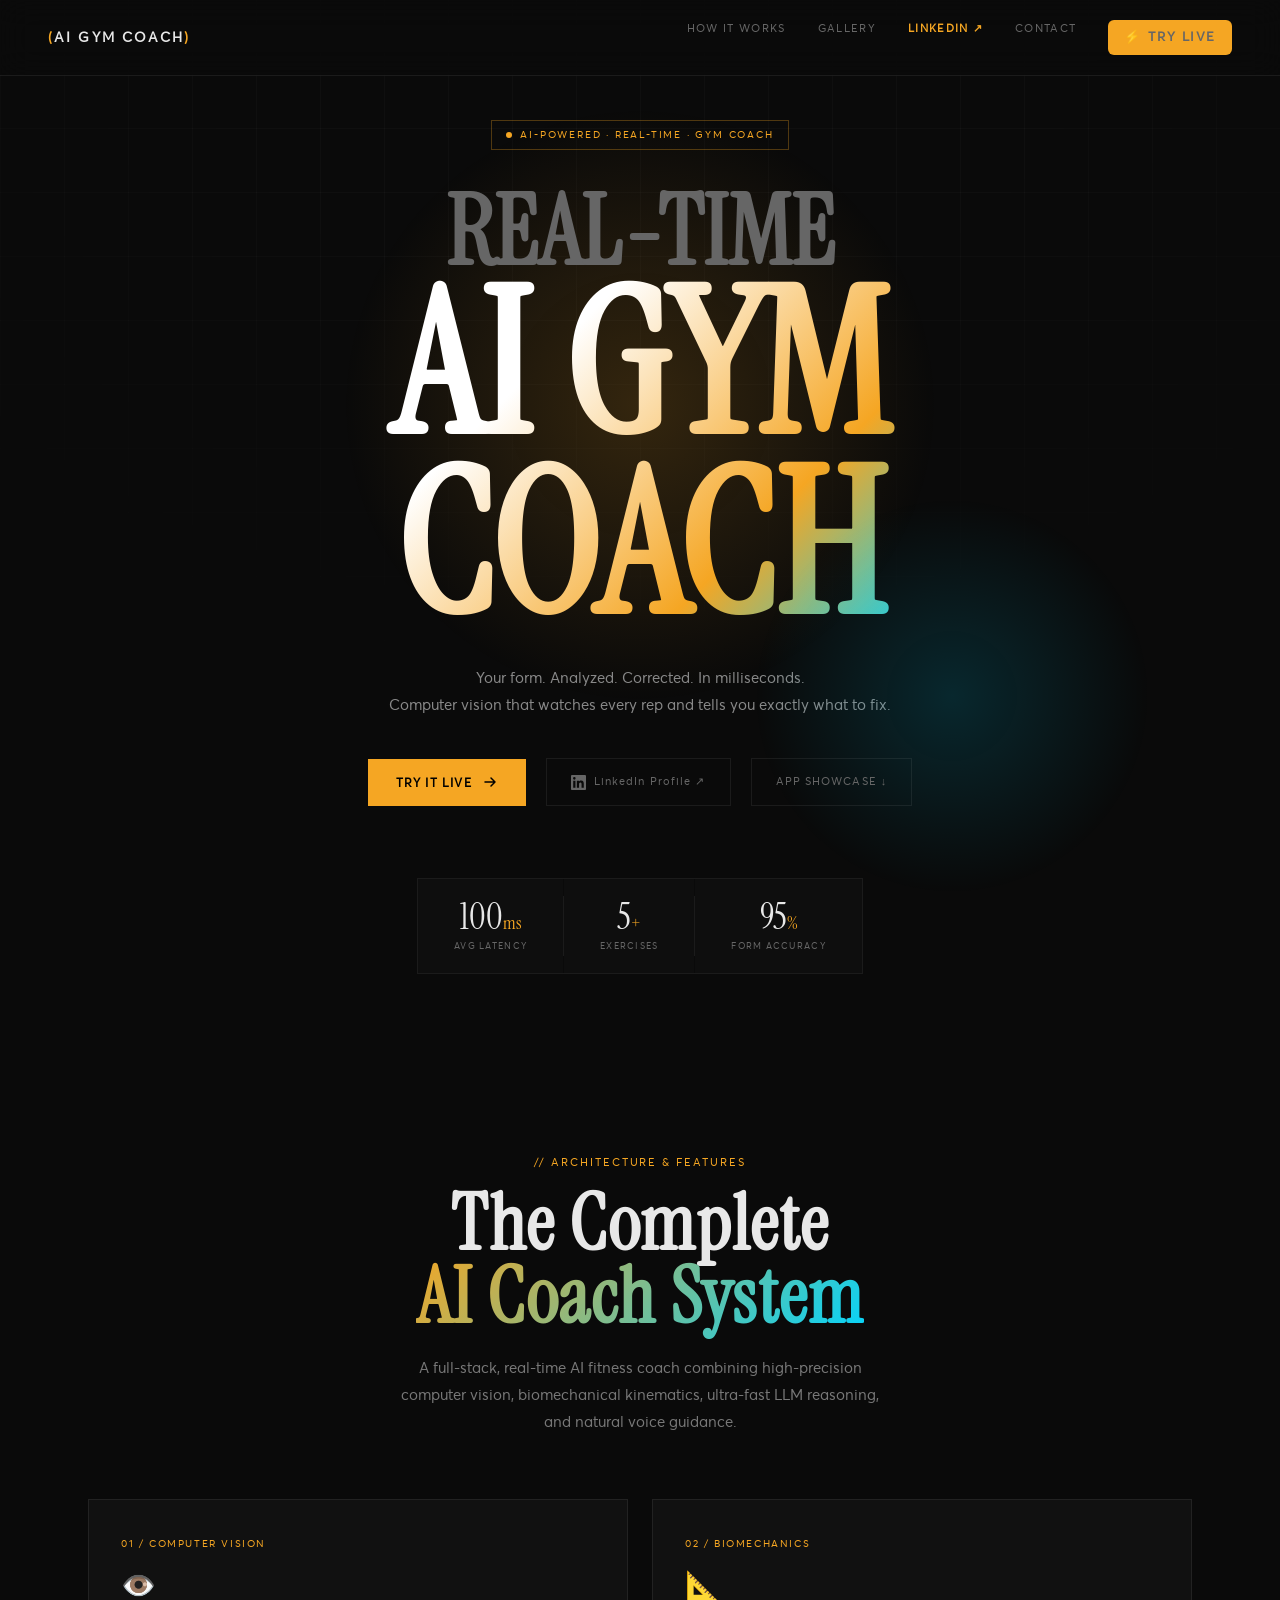
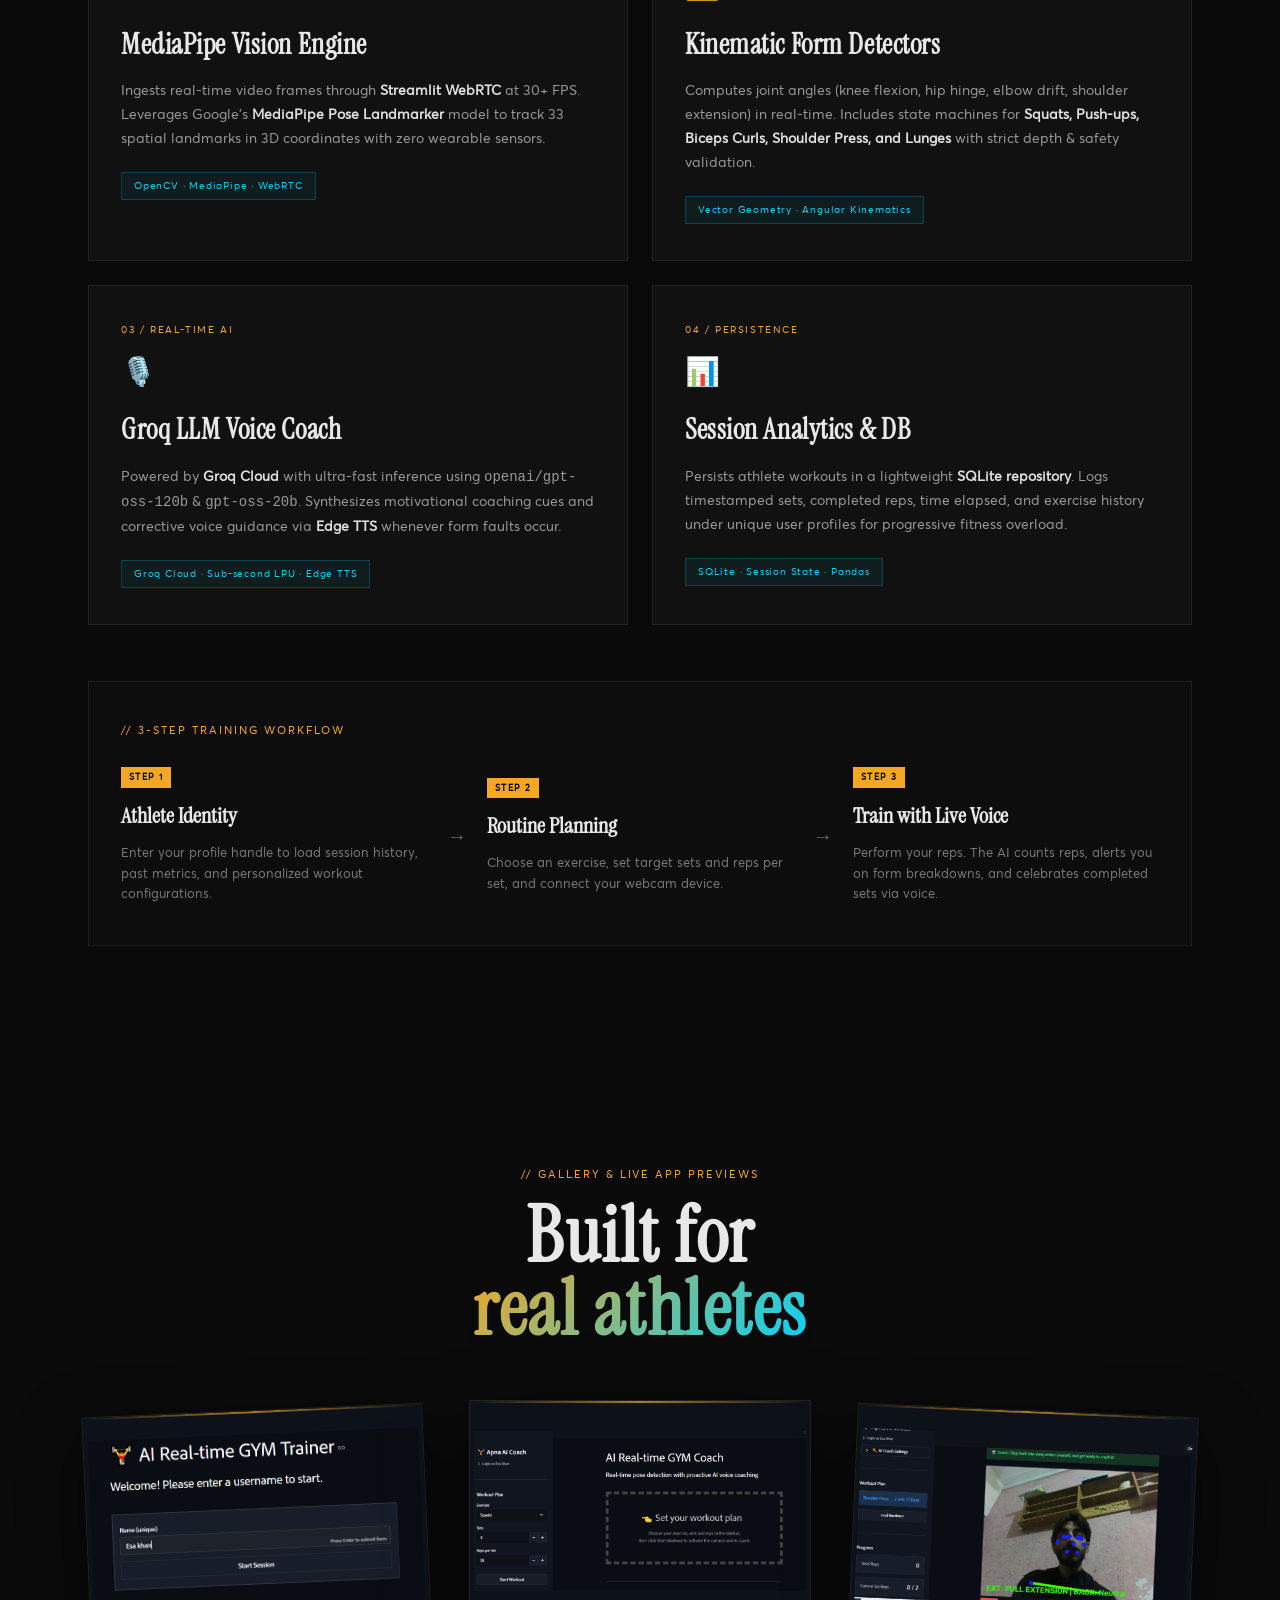
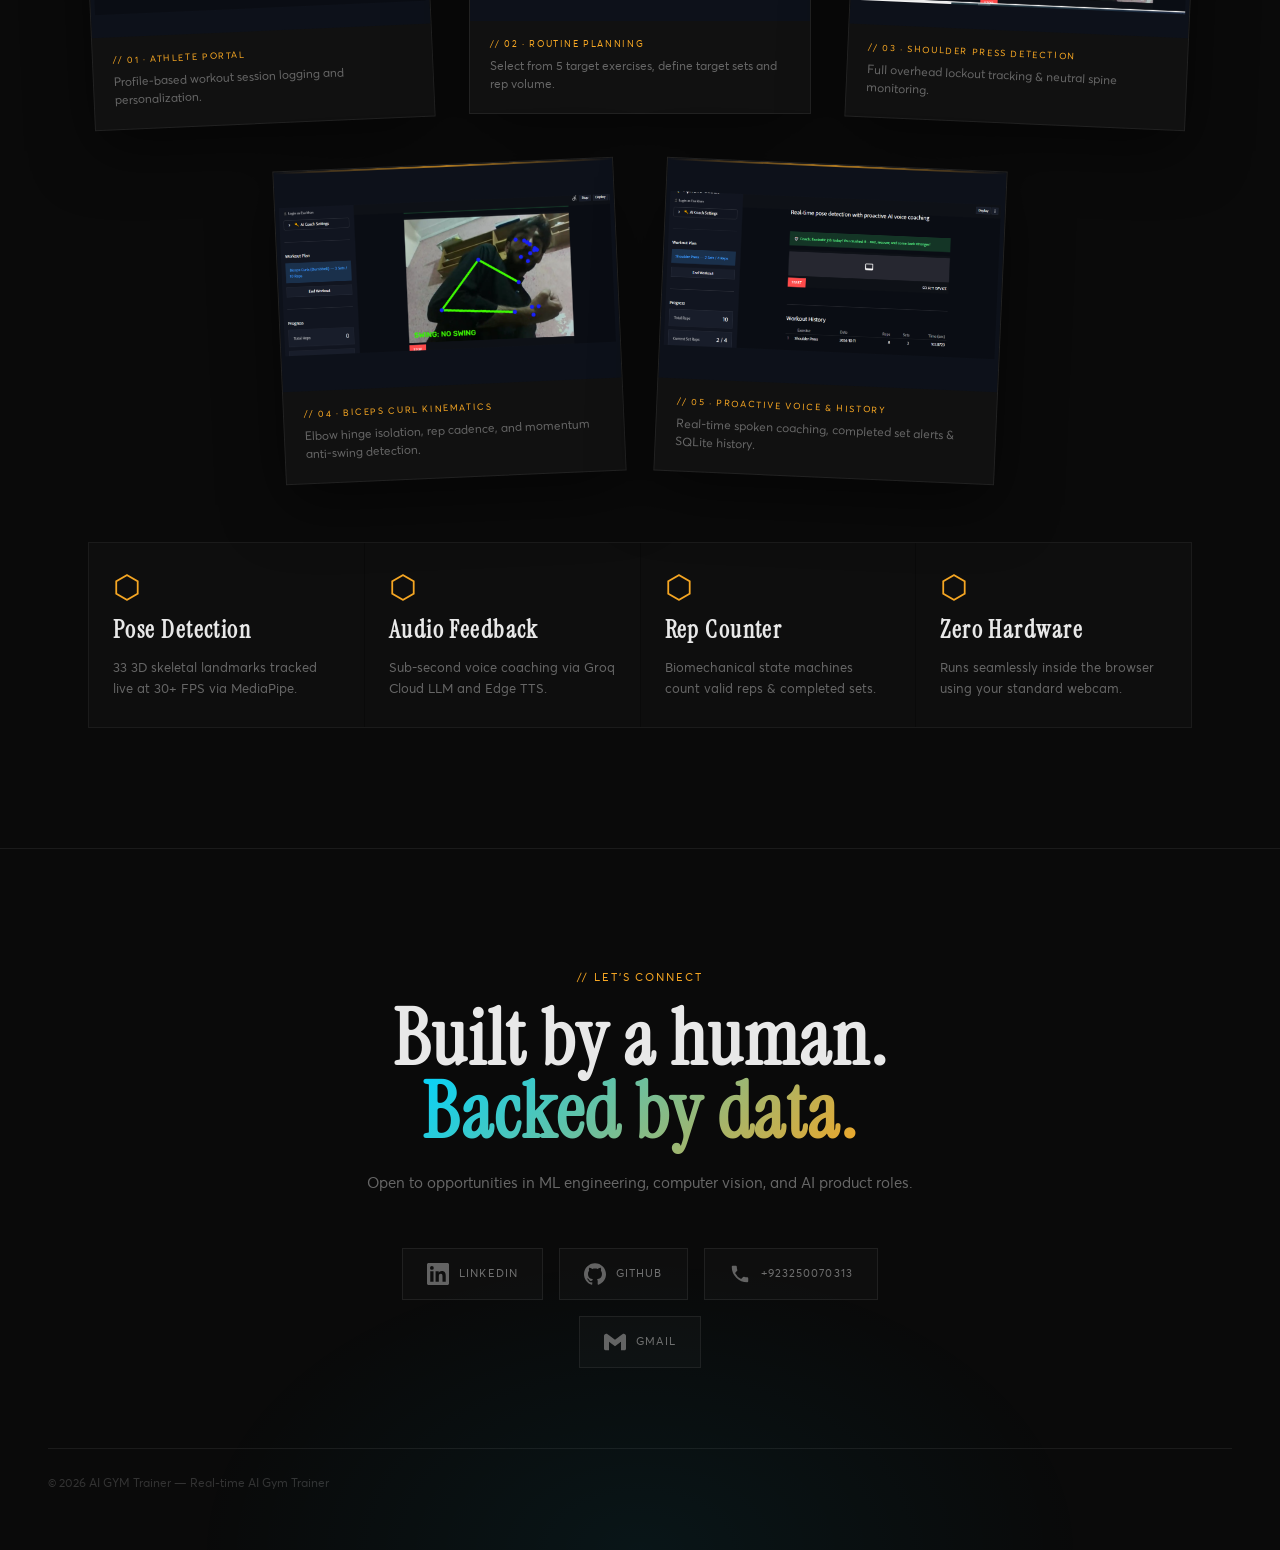
<file: docs/index.html>
<!doctype html>
<html lang="en">
  <head>
    <meta charset="UTF-8" />
    <meta name="viewport" content="width=device-width, initial-scale=1.0" />
    <title>Real-time AI GYM Trainer</title>
    <link rel="stylesheet" href="style.css" />
    <style>
      @font-face {
        font-family: "Averta";
        src: url("fonts/Averta.woff2") format("woff2");
        font-weight: normal;
        font-style: normal;
      }
    </style>
    <link rel="preconnect" href="https://fonts.googleapis.com" />
    <link rel="preconnect" href="https://fonts.gstatic.com" crossorigin />
    <link
      href="https://fonts.googleapis.com/css2?family=Ubuntu:wght@400;700&family=Instrument+Serif:ital,wght@0,400;1,400&display=swap"
      rel="stylesheet"
    />
  </head>
  <body>
    <!-- GRID OVERLAY -->
    <div class="grid-overlay" aria-hidden="true"></div>

    <!-- NAV -->
    <nav class="nav">
      <div class="nav-logo">
        <span class="logo-bracket">(</span>AI GYM COACH<span
          class="logo-bracket"
          >)</span
        >
      </div>
      <div class="nav-links">
        <a href="#architecture">How It Works</a>
        <a href="#visuals">Gallery</a>
        <a href="https://www.linkedin.com/in/esa-khan-1b4941385/" target="_blank" rel="noopener noreferrer" style="color: var(--amber); font-weight: 700;">LinkedIn ↗</a>
        <a href="#contact">Contact</a>
        <a href="http://localhost:8501/?start=true" target="_blank" class="btn-primary" style="padding: 7px 16px; font-size: 13px; text-decoration: none; border-radius: 6px; cursor: pointer; position: relative; z-index: 1000;" onclick="return navigateToApp(event)">⚡ Try Live</a>
      </div>
    </nav>

    <!-- HERO -->
    <section class="hero" id="hero">
      <div class="hero-tag">
        <span class="dot"></span>
        <span>AI-POWERED · REAL-TIME · GYM COACH</span>
      </div>

      <h1 class="hero-title">
        <span class="line-one">REAL-TIME</span>
        <span class="line-two">AI GYM<br />COACH</span>
      </h1>

      <p class="hero-sub">
        Your form. Analyzed. Corrected. In milliseconds.<br />
        Computer vision that watches every rep and tells you exactly what to
        fix.
      </p>

      <div class="hero-cta-row" style="position: relative; z-index: 1000;">
        <a
          href="http://localhost:8501/?start=true"
          target="_blank"
          class="btn-primary"
          id="cta-button"
          style="cursor: pointer; position: relative; z-index: 1000;"
          onclick="return navigateToApp(event)"
        >
          <span>Try it live</span>
          <svg width="16" height="16" viewBox="0 0 16 16" fill="none">
            <path
              d="M3 8H13M13 8L9 4M13 8L9 12"
              stroke="currentColor"
              stroke-width="1.5"
              stroke-linecap="round"
              stroke-linejoin="round"
            />
          </svg>
        </a>
        <a
          href="https://www.linkedin.com/in/esa-khan-1b4941385/"
          target="_blank"
          rel="noopener noreferrer"
          class="btn-ghost"
          style="display: inline-flex; align-items: center; gap: 8px;"
        >
          <svg width="15" height="15" viewBox="0 0 24 24" fill="currentColor">
            <path d="M20.447 20.452h-3.554v-5.569c0-1.328-.027-3.037-1.852-3.037-1.853 0-2.136 1.445-2.136 2.939v5.667H9.351V9h3.414v1.561h.046c.477-.9 1.637-1.85 3.37-1.85 3.601 0 4.267 2.37 4.267 5.455v6.286zM5.337 7.433a2.062 2.062 0 0 1-2.063-2.065 2.064 2.064 0 1 1 2.063 2.065zm1.782 13.019H3.555V9h3.564v11.452zM22.225 0H1.771C.792 0 0 .774 0 1.729v20.542C0 23.227.792 24 1.771 24h20.451C23.2 24 24 23.227 24 22.271V1.729C24 .774 23.2 0 22.222 0h.003z"/>
          </svg>
          <span>LinkedIn Profile ↗</span>
        </a>
        <a href="#visuals" class="btn-ghost">APP SHOWCASE ↓</a>
      </div>

      <!-- Live metrics strip -->
      <div class="metrics-strip">
        <div class="metric">
          <span class="metric-val">100<span class="unit">ms</span></span>
          <span class="metric-label">Avg Latency</span>
        </div>
        <div class="metric-divider"></div>
        <div class="metric">
          <span class="metric-val">5<span class="unit">+</span></span>
          <span class="metric-label">Exercises</span>
        </div>
        <div class="metric-divider"></div>
        <div class="metric">
          <span class="metric-val">95<span class="unit">%</span></span>
          <span class="metric-label">Form Accuracy</span>
        </div>
      </div>
    </section>

    <!-- HOW IT WORKS & ARCHITECTURE -->
    <section class="how-it-works" id="architecture">
      <div class="section-header center-header">
        <span class="section-tag">// ARCHITECTURE & FEATURES</span>
        <h2 class="section-title">The Complete<br /><em>AI Coach System</em></h2>
        <p class="section-desc">
          A full-stack, real-time AI fitness coach combining high-precision computer vision, biomechanical kinematics, ultra-fast LLM reasoning, and natural voice guidance.
        </p>
      </div>

      <div class="system-grid">
        <div class="system-card">
          <div class="system-num">01 / COMPUTER VISION</div>
          <div class="system-icon">👁️</div>
          <h3>MediaPipe Vision Engine</h3>
          <p>
            Ingests real-time video frames through <strong>Streamlit WebRTC</strong> at 30+ FPS. 
            Leverages Google's <strong>MediaPipe Pose Landmarker</strong> model to track 33 spatial landmarks in 3D coordinates with zero wearable sensors.
          </p>
          <div class="tech-badge">OpenCV · MediaPipe · WebRTC</div>
        </div>

        <div class="system-card">
          <div class="system-num">02 / BIOMECHANICS</div>
          <div class="system-icon">📐</div>
          <h3>Kinematic Form Detectors</h3>
          <p>
            Computes joint angles (knee flexion, hip hinge, elbow drift, shoulder extension) in real-time. 
            Includes state machines for <strong>Squats, Push-ups, Biceps Curls, Shoulder Press, and Lunges</strong> with strict depth & safety validation.
          </p>
          <div class="tech-badge">Vector Geometry · Angular Kinematics</div>
        </div>

        <div class="system-card">
          <div class="system-num">03 / REAL-TIME AI</div>
          <div class="system-icon">🎙️</div>
          <h3>Groq LLM Voice Coach</h3>
          <p>
            Powered by <strong>Groq Cloud</strong> with ultra-fast inference using <code>openai/gpt-oss-120b</code> & <code>gpt-oss-20b</code>. 
            Synthesizes motivational coaching cues and corrective voice guidance via <strong>Edge TTS</strong> whenever form faults occur.
          </p>
          <div class="tech-badge">Groq Cloud · Sub-second LPU · Edge TTS</div>
        </div>

        <div class="system-card">
          <div class="system-num">04 / PERSISTENCE</div>
          <div class="system-icon">📊</div>
          <h3>Session Analytics & DB</h3>
          <p>
            Persists athlete workouts in a lightweight <strong>SQLite repository</strong>. 
            Logs timestamped sets, completed reps, time elapsed, and exercise history under unique user profiles for progressive fitness overload.
          </p>
          <div class="tech-badge">SQLite · Session State · Pandas</div>
        </div>
      </div>

      <!-- App Walkthrough Strip -->
      <div class="workflow-box">
        <div class="workflow-title">// 3-STEP TRAINING WORKFLOW</div>
        <div class="workflow-steps">
          <div class="step-item">
            <span class="step-badge">STEP 1</span>
            <h4>Athlete Identity</h4>
            <p>Enter your profile handle to load session history, past metrics, and personalized workout configurations.</p>
          </div>
          <div class="step-divider">→</div>
          <div class="step-item">
            <span class="step-badge">STEP 2</span>
            <h4>Routine Planning</h4>
            <p>Choose an exercise, set target sets and reps per set, and connect your webcam device.</p>
          </div>
          <div class="step-divider">→</div>
          <div class="step-item">
            <span class="step-badge">STEP 3</span>
            <h4>Train with Live Voice</h4>
            <p>Perform your reps. The AI counts reps, alerts you on form breakdowns, and celebrates completed sets via voice.</p>
          </div>
        </div>
      </div>
    </section>

    <!-- VISUAL SECTION -->
    <section class="visuals" id="visuals">
      <div class="section-header center-header">
        <span class="section-tag">// GALLERY & LIVE APP PREVIEWS</span>
        <h2 class="section-title">Built for<br /><em>real athletes</em></h2>
      </div>

      <div class="card-grid card-grid-5">
        <!-- Card 1 -->
        <div class="img-card card-tilt-left card-float-1">
          <div class="card-inner">
            <div class="card-img-wrap">
              <img
                src="./images/preview-login.png"
                alt="AI Gym Coach Athlete Login & Authentication"
                onerror="this.parentElement.classList.add('img-placeholder')"
              />
              <div class="card-scan-line"></div>
            </div>
            <div class="card-label">
              <span class="card-tag">// 01 · ATHLETE PORTAL</span>
              <p>Profile-based workout session logging and personalization.</p>
            </div>
            <div class="card-corner tl"></div>
            <div class="card-corner tr"></div>
            <div class="card-corner bl"></div>
            <div class="card-corner br"></div>
          </div>
        </div>

        <!-- Card 2 -->
        <div class="img-card card-center card-float-2">
          <div class="card-inner">
            <div class="card-img-wrap">
              <img
                src="./images/preview-dashboard.png"
                alt="Workout Routine Setup & Target Rep Goals"
                onerror="this.parentElement.classList.add('img-placeholder')"
              />
              <div class="card-scan-line"></div>
            </div>
            <div class="card-label">
              <span class="card-tag">// 02 · ROUTINE PLANNING</span>
              <p>Select from 5 target exercises, define target sets and rep volume.</p>
            </div>
            <div class="card-corner tl"></div>
            <div class="card-corner tr"></div>
            <div class="card-corner bl"></div>
            <div class="card-corner br"></div>
          </div>
        </div>

        <!-- Card 3 -->
        <div class="img-card card-tilt-right card-float-3">
          <div class="card-inner">
            <div class="card-img-wrap">
              <img
                src="./images/preview-shoulder-press.png"
                alt="Live Shoulder Press Pose Tracking & Form Verification"
                onerror="this.parentElement.classList.add('img-placeholder')"
              />
              <div class="card-scan-line"></div>
            </div>
            <div class="card-label">
              <span class="card-tag">// 03 · SHOULDER PRESS DETECTION</span>
              <p>Full overhead lockout tracking & neutral spine monitoring.</p>
            </div>
            <div class="card-corner tl"></div>
            <div class="card-corner tr"></div>
            <div class="card-corner bl"></div>
            <div class="card-corner br"></div>
          </div>
        </div>

        <!-- Card 4 -->
        <div class="img-card card-tilt-left card-float-4">
          <div class="card-inner">
            <div class="card-img-wrap">
              <img
                src="./images/preview-biceps-curl.png"
                alt="Biceps Curl Live Biomechanics & Anti-Swing Check"
                onerror="this.parentElement.classList.add('img-placeholder')"
              />
              <div class="card-scan-line"></div>
            </div>
            <div class="card-label">
              <span class="card-tag">// 04 · BICEPS CURL KINEMATICS</span>
              <p>Elbow hinge isolation, rep cadence, and momentum anti-swing detection.</p>
            </div>
            <div class="card-corner tl"></div>
            <div class="card-corner tr"></div>
            <div class="card-corner bl"></div>
            <div class="card-corner br"></div>
          </div>
        </div>

        <!-- Card 5 -->
        <div class="img-card card-tilt-right card-float-5">
          <div class="card-inner">
            <div class="card-img-wrap">
              <img
                src="./images/preview-workout.png"
                alt="Proactive AI Voice Feedback & Workout History"
                onerror="this.parentElement.classList.add('img-placeholder')"
              />
              <div class="card-scan-line"></div>
            </div>
            <div class="card-label">
              <span class="card-tag">// 05 · PROACTIVE VOICE & HISTORY</span>
              <p>Real-time spoken coaching, completed set alerts & SQLite history.</p>
            </div>
            <div class="card-corner tl"></div>
            <div class="card-corner tr"></div>
            <div class="card-corner bl"></div>
            <div class="card-corner br"></div>
          </div>
        </div>
      </div>

      <!-- Feature callouts strip -->
      <div class="feature-row" style="margin-top: 64px;">
        <div class="feature">
          <span class="feature-icon">⬡</span>
          <strong>Pose Detection</strong>
          <p>33 3D skeletal landmarks tracked live at 30+ FPS via MediaPipe.</p>
        </div>
        <div class="feature">
          <span class="feature-icon">⬡</span>
          <strong>Audio Feedback</strong>
          <p>Sub-second voice coaching via Groq Cloud LLM and Edge TTS.</p>
        </div>
        <div class="feature">
          <span class="feature-icon">⬡</span>
          <strong>Rep Counter</strong>
          <p>Biomechanical state machines count valid reps & completed sets.</p>
        </div>
        <div class="feature">
          <span class="feature-icon">⬡</span>
          <strong>Zero Hardware</strong>
          <p>Runs seamlessly inside the browser using your standard webcam.</p>
        </div>
      </div>
    </section>

    <!-- CONTACT SECTION -->
    <section class="contact" id="contact">
      <div class="contact-inner">
        <span class="section-tag">// LET'S CONNECT</span>
        <h2 class="contact-title">
          Built by a human.<br /><em>Backed by data.</em>
        </h2>
        <p class="contact-desc">
          Open to opportunities in ML engineering, computer vision, and AI
          product roles.
        </p>

        <div class="social-grid">
          <!-- LinkedIn -->
          <a
            href="https://www.linkedin.com/in/esa-khan-1b4941385/"
            target="_blank"
            rel="noopener"
            class="social-btn"
            aria-label="LinkedIn"
          >
            <span class="social-icon">
              <svg
                viewBox="0 0 24 24"
                fill="currentColor"
                width="22"
                height="22"
              >
                <path
                  d="M20.447 20.452h-3.554v-5.569c0-1.328-.027-3.037-1.852-3.037-1.853 0-2.136 1.445-2.136 2.939v5.667H9.351V9h3.414v1.561h.046c.477-.9 1.637-1.85 3.37-1.85 3.601 0 4.267 2.37 4.267 5.455v6.286zM5.337 7.433a2.062 2.062 0 0 1-2.063-2.065 2.064 2.064 0 1 1 2.063 2.065zm1.782 13.019H3.555V9h3.564v11.452zM22.225 0H1.771C.792 0 0 .774 0 1.729v20.542C0 23.227.792 24 1.771 24h20.451C23.2 24 24 23.227 24 22.271V1.729C24 .774 23.2 0 22.222 0h.003z"
                />
              </svg>
            </span>
            <span class="social-label">LinkedIn</span>
          </a>

          <!-- GitHub -->
          <a
            href="https://github.com/esakhan786"
            target="_blank"
            rel="noopener"
            class="social-btn"
            aria-label="GitHub"
          >
            <span class="social-icon">
              <svg
                viewBox="0 0 24 24"
                fill="currentColor"
                width="22"
                height="22"
              >
                <path
                  d="M12 .297c-6.63 0-12 5.373-12 12 0 5.303 3.438 9.8 8.205 11.385.6.113.82-.258.82-.577 0-.285-.01-1.04-.015-2.04-3.338.724-4.042-1.61-4.042-1.61C4.422 18.07 3.633 17.7 3.633 17.7c-1.087-.744.084-.729.084-.729 1.205.084 1.838 1.236 1.838 1.236 1.07 1.835 2.809 1.305 3.495.998.108-.776.417-1.305.76-1.605-2.665-.3-5.466-1.332-5.466-5.93 0-1.31.465-2.38 1.235-3.22-.135-.303-.54-1.523.105-3.176 0 0 1.005-.322 3.3 1.23.96-.267 1.98-.399 3-.405 1.02.006 2.04.138 3 .405 2.28-1.552 3.285-1.23 3.285-1.23.645 1.653.24 2.873.12 3.176.765.84 1.23 1.91 1.23 3.22 0 4.61-2.805 5.625-5.475 5.92.42.36.81 1.096.81 2.22 0 1.606-.015 2.896-.015 3.286 0 .315.21.69.825.57C20.565 22.092 24 17.592 24 12.297c0-6.627-5.373-12-12-12"
                />
              </svg>
            </span>
            <span class="social-label">GitHub</span>
          </a>

          <!-- Phone -->
          <a
            href="tel:+923250070313"
            class="social-btn"
            aria-label="Call +923250070313"
          >
            <span class="social-icon">
              <svg
                viewBox="0 0 24 24"
                fill="currentColor"
                width="22"
                height="22"
              >
                <path d="M6.62 10.79a15.05 15.05 0 0 0 6.59 6.59l2.2-2.2a1 1 0 0 1 1.01-.24 11.36 11.36 0 0 0 3.56.57 1 1 0 0 1 1 1V20a1 1 0 0 1-1 1A17 17 0 0 1 3 4a1 1 0 0 1 1-1h3.5a1 1 0 0 1 1 1 11.36 11.36 0 0 0 .57 3.56 1 1 0 0 1-.25 1.01l-2.2 2.22z" />
              </svg>
            </span>
            <span class="social-label">+923250070313</span>
          </a>

          <!-- Gmail -->
          <a
            href="mailto:esak62622@gmail.com"
            class="social-btn"
            aria-label="Email"
          >
            <span class="social-icon">
              <svg
                viewBox="0 0 24 24"
                fill="currentColor"
                width="22"
                height="22"
              >
                <path
                  d="M24 5.457v13.909c0 .904-.732 1.636-1.636 1.636h-3.819V11.73L12 16.64l-6.545-4.91v9.273H1.636A1.636 1.636 0 0 1 0 19.366V5.457c0-2.023 2.309-3.178 3.927-1.964L5.455 4.64 12 9.548l6.545-4.910 1.528-1.145C21.69 2.28 24 3.434 24 5.457z"
                />
              </svg>
            </span>
            <span class="social-label">Gmail</span>
          </a>
        </div>
      </div>

      <footer class="footer">
        <span>© 2026 AI GYM Trainer — Real-time AI Gym Trainer</span>
      </footer>
    </section>

    <script>
      function getWorkoutAppUrl() {
        try {
          var ref = (document.referrer || '') + ' ' + (window.location ? window.location.href : '');
          if (ref.indexOf('streamlit.app') !== -1) {
            var matchCloud = ref.match(/(https:\/\/[^\s\/]+\.streamlit\.app)/);
            if (matchCloud) {
              return matchCloud[1] + '/?start=true';
            }
          }
        } catch (e) {}

        return 'http://localhost:8501/?start=true';
      }

      function navigateToApp(e) {
        var targetUrl = getWorkoutAppUrl();
        console.log('Navigating to Workout Arena:', targetUrl);

        try {
          if (window.top && window.top !== window && window.top.location) {
            window.top.location.href = targetUrl;
            if (e && e.preventDefault) e.preventDefault();
            return false;
          }
        } catch (err) {}

        try {
          if (window.parent && window.parent !== window && window.parent.location) {
            window.parent.location.href = targetUrl;
            if (e && e.preventDefault) e.preventDefault();
            return false;
          }
        } catch (err) {}

        // Fallback: let the native target="_blank" open the link in a new tab
        return true;
      }

      function ensureButtonsHaveTarget() {
        var targetUrl = getWorkoutAppUrl();
        var buttons = document.querySelectorAll('a.btn-primary, a#cta-button');
        buttons.forEach(function(btn) {
          var txt = (btn.textContent || '').toLowerCase();
          if (txt.indexOf('try live') !== -1 || txt.indexOf('try it live') !== -1 || btn.id === 'cta-button') {
            btn.href = targetUrl;
            btn.target = '_blank';
            btn.onclick = navigateToApp;
          }
        });
      }

      document.addEventListener('DOMContentLoaded', ensureButtonsHaveTarget);
      window.addEventListener('load', ensureButtonsHaveTarget);
      ensureButtonsHaveTarget();
    </script>
  </body>
</html>
</file>
<file: docs/style.css>
/* ============================================================
   AXFORM — Real-time AI GYM Trainer
   style.css
   ============================================================ */

/* ── TOKENS ── */
:root {
  --bg:        #0a0a0a;
  --surface:   #111111;
  --border:    rgba(255,255,255,0.07);
  --amber:     #f5a623;
  --amber-dim: #b97a18;
  --amber-glow:rgba(245,166,35,0.18);
  --cyan:      #00d4ff;
  --cyan-glow: rgba(0,212,255,0.15);
  --text:      #e8e8e8;
  --muted:     #666;
  --font-display: 'Instrument Serif', serif;
  --font-body:    'Ubuntu', monospace;
  --font-body:    'Averta', sans-serif;
  --radius:    0px;
  --max-w:     1200px;
}

/* ── RESET ── */
*, *::before, *::after { box-sizing: border-box; margin: 0; padding: 0; }
html { scroll-behavior: smooth; }
body {
  background: var(--bg);
  color: var(--text);
  font-family: var(--font-body);
  font-size: 16px;
  line-height: 1.6;
  overflow-x: hidden;
}
a { color: inherit; text-decoration: none; }
img { display: block; width: 100%; height: 100%; object-fit: contain; }

/* ── GRID OVERLAY ── */
.grid-overlay {
  position: fixed;
  inset: 0;
  pointer-events: none;
  z-index: 0;
  background-image:
    linear-gradient(rgba(255,255,255,0.025) 1px, transparent 1px),
    linear-gradient(90deg, rgba(255,255,255,0.025) 1px, transparent 1px);
  background-size: 64px 64px;
  mask-image: radial-gradient(ellipse 80% 80% at 50% 0%, black 40%, transparent 100%);
}

/* ── NAV ── */
.nav {
  position: fixed;
  top: 0; left: 0; right: 0;
  z-index: 100;
  display: flex;
  align-items: center;
  justify-content: space-between;
  padding: 20px 48px;
  background: rgba(10,10,10,0.7);
  backdrop-filter: blur(16px);
  border-bottom: 1px solid var(--border);
}

.nav-logo {
  font-family: var(--font-body);
  font-weight: 700;
  font-size: 14px;
  letter-spacing: 0.15em;
  color: var(--text);
}
.logo-bracket { color: var(--amber); }

.nav-links {
  display: flex;
  gap: 32px;
}
.nav-links a {
  font-family: var(--font-body);
  font-size: 11px;
  letter-spacing: 0.12em;
  text-transform: uppercase;
  color: var(--muted);
  transition: color 0.2s;
}
.nav-links a:hover { color: var(--amber); }

/* ── HERO ── */
.hero {
  position: relative;
  z-index: 1;
  min-height: 100vh;
  display: flex;
  flex-direction: column;
  align-items: center;
  justify-content: center;
  text-align: center;
  padding: 120px 24px 80px;
  overflow: hidden;
}

/* Background glow blobs */
.hero::before {
  content: '';
  position: absolute;
  width: 600px; height: 600px;
  border-radius: 50%;
  background: radial-gradient(circle, var(--amber-glow) 0%, transparent 70%);
  top: 10%; left: 50%;
  transform: translateX(-50%);
  pointer-events: none;
  animation: blob-drift 8s ease-in-out infinite alternate;
}
.hero::after {
  content: '';
  position: absolute;
  width: 400px; height: 400px;
  border-radius: 50%;
  background: radial-gradient(circle, var(--cyan-glow) 0%, transparent 70%);
  bottom: 15%; right: 10%;
  pointer-events: none;
  animation: blob-drift 10s ease-in-out infinite alternate-reverse;
}

@keyframes blob-drift {
  from { transform: translateX(-50%) scale(1); opacity: 0.6; }
  to   { transform: translateX(-50%) scale(1.2) translateY(-20px); opacity: 1; }
}

.hero-tag {
  display: inline-flex;
  align-items: center;
  gap: 8px;
  font-family: var(--font-body);
  font-size: 10px;
  letter-spacing: 0.18em;
  color: var(--amber);
  border: 1px solid rgba(245,166,35,0.3);
  padding: 6px 14px;
  border-radius: var(--radius);
  margin-bottom: 40px;
  animation: fade-up 0.8s ease both;
}
.dot {
  width: 6px; height: 6px;
  border-radius: 50%;
  background: var(--amber);
  animation: blink 2s ease-in-out infinite;
}
@keyframes blink {
  0%, 100% { opacity: 1; }
  50%       { opacity: 0.2; }
}

.hero-title {
  font-family: var(--font-display);
  line-height: 0.9;
  letter-spacing: 0.02em;
  animation: fade-up 0.8s 0.1s ease both;
}
.line-one {
  display: block;
  font-size: clamp(56px, 8vw, 96px);
  color: var(--muted);
}
.line-two {
  display: block;
  font-size: clamp(80px, 16vw, 200px);
  background: linear-gradient(135deg, #ffffff 30%, var(--amber) 70%, var(--cyan) 100%);
  -webkit-background-clip: text;
  -webkit-text-fill-color: transparent;
  background-clip: text;
  min-width: 600px;
}

.hero-sub {
  max-width: 520px;
  font-size: 15px;
  font-weight: 300;
  color: #888;
  margin-top: 28px;
  line-height: 1.8;
  animation: fade-up 0.8s 0.2s ease both;
}

.hero-cta-row {
  display: flex;
  align-items: center;
  gap: 20px;
  margin-top: 40px;
  animation: fade-up 0.8s 0.3s ease both;
}

.btn-primary, #cta-button {
  display: inline-flex;
  align-items: center;
  gap: 10px;
  background: var(--amber);
  color: #000;
  font-family: var(--font-body);
  font-size: 12px;
  font-weight: 700;
  letter-spacing: 0.1em;
  text-transform: uppercase;
  padding: 14px 28px;
  border-radius: var(--radius);
  transition: transform 0.2s, box-shadow 0.2s, background 0.2s;
  box-shadow: 0 0 0 0 var(--amber-glow);
  cursor: pointer !important;
  pointer-events: auto !important;
  position: relative !important;
  z-index: 1000 !important;
}
.btn-primary:hover, #cta-button:hover {
  background: #ffc04d;
  transform: translateY(-2px);
  box-shadow: 0 8px 40px var(--amber-glow);
}
.btn-primary:active, #cta-button:active { transform: translateY(0); }

.btn-ghost {
  font-family: var(--font-body);
  font-size: 11px;
  letter-spacing: 0.1em;
  color: var(--muted);
  border: 1px solid var(--border);
  padding: 14px 24px;
  border-radius: var(--radius);
  transition: color 0.2s, border-color 0.2s;
}
.btn-ghost:hover {
  color: var(--text);
  border-color: rgba(255,255,255,0.2);
}

/* METRICS STRIP */
.metrics-strip {
  display: flex;
  align-items: center;
  gap: 0;
  margin-top: 72px;
  border: 1px solid var(--border);
  border-radius: var(--radius);
  overflow: hidden;
  animation: fade-up 0.8s 0.5s ease both;
}
.metric {
  display: flex;
  flex-direction: column;
  align-items: center;
  padding: 20px 36px;
  gap: 4px;
  background: rgba(255,255,255,0.02);
  transition: background 0.2s;
}
.metric:hover { background: rgba(245,166,35,0.05); }
.metric-val {
  font-family: var(--font-display);
  font-size: 36px;
  line-height: 1;
  color: var(--text);
}
.unit {
  font-size: 18px;
  color: var(--amber);
}
.metric-label {
  font-family: var(--font-body);
  font-size: 9px;
  letter-spacing: 0.14em;
  text-transform: uppercase;
  color: var(--muted);
}
.metric-divider {
  width: 1px;
  height: 60px;
  background: var(--border);
  flex-shrink: 0;
}

@keyframes fade-up {
  from { opacity: 0; transform: translateY(24px); }
  to   { opacity: 1; transform: translateY(0); }
}

/* ── HOW IT WORKS ── */
.how-it-works {
  position: relative;
  z-index: 1;
  padding: 100px 48px;
  max-width: var(--max-w);
  margin: 0 auto;
}

.system-grid {
  display: grid;
  grid-template-columns: repeat(2, 1fr);
  gap: 24px;
  margin-top: 48px;
}

.system-card {
  position: relative;
  background: var(--surface);
  border: 1px solid var(--border);
  padding: 36px 32px;
  transition: transform 0.3s cubic-bezier(0.34,1.56,0.64,1), border-color 0.3s, box-shadow 0.3s;
}

.system-card:hover {
  transform: translateY(-4px);
  border-color: rgba(245,166,35,0.4);
  box-shadow: 0 16px 40px rgba(0,0,0,0.5), 0 0 30px var(--amber-glow);
}

.system-num {
  font-family: var(--font-body);
  font-size: 10px;
  color: var(--amber);
  letter-spacing: 0.16em;
  margin-bottom: 12px;
}

.system-icon {
  font-size: 28px;
  margin-bottom: 14px;
}

.system-card h3 {
  font-family: var(--font-display);
  font-size: 28px;
  margin-bottom: 12px;
  color: var(--text);
  letter-spacing: 0.02em;
}

.system-card p {
  font-size: 14px;
  color: #999;
  line-height: 1.7;
  margin-bottom: 20px;
}

.system-card strong {
  color: #e0e0e0;
}

.tech-badge {
  display: inline-block;
  font-family: var(--font-body);
  font-size: 10px;
  color: var(--cyan);
  background: rgba(0,212,255,0.06);
  border: 1px solid rgba(0,212,255,0.2);
  padding: 5px 12px;
  border-radius: var(--radius);
  letter-spacing: 0.08em;
}

.workflow-box {
  margin-top: 56px;
  border: 1px solid var(--border);
  background: rgba(255,255,255,0.015);
  padding: 40px 32px;
}

.workflow-title {
  font-family: var(--font-body);
  font-size: 11px;
  letter-spacing: 0.18em;
  color: var(--amber);
  margin-bottom: 28px;
}

.workflow-steps {
  display: grid;
  grid-template-columns: 1fr auto 1fr auto 1fr;
  align-items: center;
  gap: 20px;
}

.step-item {
  display: flex;
  flex-direction: column;
  gap: 10px;
}

.step-badge {
  align-self: flex-start;
  font-family: var(--font-body);
  font-size: 9px;
  letter-spacing: 0.15em;
  background: var(--amber);
  color: #000;
  font-weight: 700;
  padding: 3px 8px;
}

.step-item h4 {
  font-family: var(--font-display);
  font-size: 22px;
  color: var(--text);
}

.step-item p {
  font-size: 13px;
  color: #777;
  line-height: 1.6;
}

.step-divider {
  font-size: 20px;
  color: var(--muted);
  user-select: none;
}

/* ── VISUALS ── */
.visuals {
  position: relative;
  z-index: 1;
  padding: 120px 48px;
  max-width: var(--max-w);
  margin: 0 auto;
}

.section-header {
  margin-bottom: 64px;
}
.section-tag {
  font-family: var(--font-body);
  font-size: 11px;
  letter-spacing: 0.18em;
  color: var(--amber);
  display: block;
  margin-bottom: 16px;
}
.section-title {
  font-family: var(--font-display);
  font-size: clamp(48px, 6vw, 80px);
  line-height: 0.95;
  letter-spacing: 0.02em;
}
.section-title em {
  font-style: normal;
  background: linear-gradient(135deg, var(--amber), var(--cyan));
  -webkit-background-clip: text;
  -webkit-text-fill-color: transparent;
  background-clip: text;
}
.center-header { text-align: center; }
.section-desc {
  max-width: 480px;
  margin: 20px auto 0;
  color: #777;
  font-size: 15px;
  line-height: 1.8;
}

/* CARD GRID */
.card-grid {
  display: grid;
  grid-template-columns: repeat(3, 1fr);
  grid-template-rows: auto auto;
  gap: 50px;
}

.card-grid-5 {
  display: grid;
  grid-template-columns: repeat(6, 1fr);
  gap: 40px;
}
.card-grid-5 > .img-card:nth-child(1) { grid-column: 1 / span 2; }
.card-grid-5 > .img-card:nth-child(2) { grid-column: 3 / span 2; }
.card-grid-5 > .img-card:nth-child(3) { grid-column: 5 / span 2; }
.card-grid-5 > .img-card:nth-child(4) { grid-column: 2 / span 2; }
.card-grid-5 > .img-card:nth-child(5) { grid-column: 4 / span 2; }

.img-card {
  position: relative;
  border-radius: var(--radius);
  cursor: default;
  transition: transform 0.4s cubic-bezier(0.34,1.56,0.64,1);
}
.img-card:hover { transform: translateY(-6px) rotate(0deg) !important; }

.card-tilt-left  { transform: rotate(-2.5deg); animation: float1 6s ease-in-out infinite; }
.card-center     { transform: rotate(0deg) translateY(-10px); animation: float2 7s ease-in-out infinite; }
.card-tilt-right { transform: rotate(2.5deg); animation: float3 5.5s ease-in-out infinite; }
.card-wide       {
  grid-column: 1 / -1;
  transform: rotate(0deg);
  animation: float4 8s ease-in-out infinite;
}

@keyframes float1 {
  0%,100% { transform: rotate(-2.5deg) translateY(0); }
  50%     { transform: rotate(-2.5deg) translateY(-12px); }
}
@keyframes float2 {
  0%,100% { transform: rotate(0deg) translateY(-10px); }
  50%     { transform: rotate(0deg) translateY(-22px); }
}
@keyframes float3 {
  0%,100% { transform: rotate(2.5deg) translateY(0); }
  50%     { transform: rotate(2.5deg) translateY(-10px); }
}
@keyframes float4 {
  0%,100% { transform: rotate(-2.5deg) translateY(0); }
  50%     { transform: rotate(-2.5deg) translateY(-12px); }
}
@keyframes float5 {
  0%,100% { transform: rotate(0deg) translateY(-10px); }
  50%     { transform: rotate(0deg) translateY(-22px); }
}
@keyframes float6 {
  0%,100% { transform: rotate(2.5deg) translateY(0); }
  50%     { transform: rotate(2.5deg) translateY(-10px); }
}
.card-inner {
  border: 1px solid var(--border);
  border-radius: var(--radius);
  overflow: hidden;
  background: var(--surface);
  box-shadow: 0 20px 60px rgba(0,0,0,0.5);
  transition: box-shadow 0.3s, border-color 0.3s;
}
.img-card:hover .card-inner {
  border-color: rgba(245,166,35,0.35);
  box-shadow: 0 30px 80px rgba(0,0,0,0.6), 0 0 40px var(--amber-glow);
}
.card-inner-wide {
  display: grid;
  grid-template-columns: 1fr 1fr;
}

.card-img-wrap {
  position: relative;
  height: 220px;
  overflow: hidden;
  background: #0d111a;
  display: flex;
  align-items: center;
  justify-content: center;
}
.card-img-wrap img {
  width: 100%;
  height: 100%;
  object-fit: contain;
  padding: 4px;
}
.card-img-wrap.wide { height: 220px; }
.card-img-wrap.img-placeholder::after {
  content: 'IMAGE PLACEHOLDER';
  position: absolute;
  inset: 0;
  display: flex;
  align-items: center;
  justify-content: center;
  font-family: var(--font-body);
  font-size: 11px;
  letter-spacing: 0.15em;
  color: #333;
}

/* placeholder checkerboard when image missing */
.img-placeholder {
  background-image:
    repeating-linear-gradient(45deg, #161616 0, #161616 1px, transparent 0, transparent 50%),
    repeating-linear-gradient(-45deg, #161616 0, #161616 1px, transparent 0, transparent 50%);
  background-size: 20px 20px;
  background-color: #111;
}

.card-scan-line {
  position: absolute;
  left: 0; right: 0;
  height: 2px;
  background: linear-gradient(90deg, transparent, var(--amber), transparent);
  opacity: 0.7;
  animation: scan 3s linear infinite;
  top: 0;
}
@keyframes scan {
  from { top: 0; opacity: 0.7; }
  to   { top: 100%; opacity: 0; }
}

.card-label {
  padding: 16px 20px 20px;
}
.card-tag {
  font-family: var(--font-body);
  font-size: 9px;
  letter-spacing: 0.18em;
  color: var(--amber);
  display: block;
  margin-bottom: 6px;
}
.card-label p {
  font-size: 12px;
  color: #666;
  line-height: 1.5;
}

/* Corner brackets */
.card-corner {
  position: absolute;
  width: 12px; height: 12px;
  border-color: var(--amber);
  border-style: solid;
  opacity: 0;
  transition: opacity 0.3s;
}
.img-card:hover .card-corner { opacity: 0.6; }
.card-corner.tl { top: 8px; left: 8px;  border-width: 1px 0 0 1px; }
.card-corner.tr { top: 8px; right: 8px; border-width: 1px 1px 0 0; }
.card-corner.bl { bottom: 8px; left: 8px;  border-width: 0 0 1px 1px; }
.card-corner.br { bottom: 8px; right: 8px; border-width: 0 1px 1px 0; }

/* ── DEMO ── */
.demo {
  position: relative;
  z-index: 1;
  padding: 120px 48px;
  max-width: var(--max-w);
  margin: 0 auto;
}

.video-wrapper {
  position: relative;
  margin-top: 56px;
}
.video-glow {
  position: absolute;
  inset: -40px;
  background: radial-gradient(ellipse 60% 50% at 50% 50%, var(--amber-glow), transparent 70%);
  pointer-events: none;
  animation: glow-pulse 4s ease-in-out infinite alternate;
}
@keyframes glow-pulse {
  from { opacity: 0.5; transform: scale(0.95); }
  to   { opacity: 1;   transform: scale(1.05); }
}

.video-container {
  position: relative;
  border-radius: 0px;
  border: 1px solid rgba(245,166,35,0.3);
  overflow: hidden;
  background: #0d0d0d;
  box-shadow: 0 40px 120px rgba(0,0,0,0.7), inset 0 1px 0 rgba(255,255,255,0.05);
  min-height: 480px;
  display: flex;
  align-items: center;
  justify-content: center;
}
.video-container video,
.video-container iframe {
  width: 100%;
  height: 100%;
  min-height: 480px;
  border: none;
  display: block;
}
.video-corner {
  position: absolute;
  width: 20px; height: 20px;
  border-color: var(--amber);
  border-style: solid;
  z-index: 2;
}
.video-corner.tl { top: 12px; left: 12px;  border-width: 2px 0 0 2px; }
.video-corner.tr { top: 12px; right: 12px; border-width: 2px 2px 0 0; }
.video-corner.bl { bottom: 12px; left: 12px;  border-width: 0 0 2px 2px; }
.video-corner.br { bottom: 12px; right: 12px; border-width: 0 2px 2px 0; }

.video-status {
  position: absolute;
  top: 18px;
  left: 50%;
  transform: translateX(-50%);
  display: flex;
  align-items: center;
  gap: 6px;
  font-family: var(--font-body);
  font-size: 10px;
  letter-spacing: 0.14em;
  color: var(--amber);
  z-index: 2;
}
.pulse-dot {
  animation: pulse-ring 2s ease-in-out infinite;
}
@keyframes pulse-ring {
  0%,100% { box-shadow: 0 0 0 0 rgba(245,166,35,0.6); }
  50%     { box-shadow: 0 0 0 6px rgba(245,166,35,0); }
}

/* Placeholder UI inside video box */
.video-placeholder {
  display: flex;
  flex-direction: column;
  align-items: center;
  gap: 24px;
  color: #333;
  user-select: none;
  padding: 60px;
}
.play-ring {
  width: 80px; height: 80px;
  border-radius: 50%;
  border: 2px solid rgba(245,166,35,0.25);
  display: flex;
  align-items: center;
  justify-content: center;
  animation: ring-spin 8s linear infinite;
}
@keyframes ring-spin {
  from { transform: rotate(0deg); }
  to   { transform: rotate(360deg); }
}
.play-btn {
  width: 48px; height: 48px;
  background: rgba(245,166,35,0.12);
  border: 1px solid rgba(245,166,35,0.3);
  border-radius: 50%;
  display: flex;
  align-items: center;
  justify-content: center;
  color: var(--amber);
  animation: ring-spin-rev 8s linear infinite;
}
@keyframes ring-spin-rev {
  from { transform: rotate(0deg); }
  to   { transform: rotate(-360deg); }
}
.play-btn svg { width: 20px; height: 20px; margin-left: 3px; }
.video-placeholder p {
  font-family: var(--font-body);
  font-size: 12px;
  letter-spacing: 0.08em;
  color: #444;
  text-align: center;
}
.video-placeholder code {
  color: var(--amber);
  background: rgba(245,166,35,0.1);
  padding: 1px 6px;
  border-radius: 3px;
}

/* Feature row */
.feature-row {
  display: grid;
  grid-template-columns: repeat(4, 1fr);
  gap: 1px;
  margin-top: 40px;
  border: 1px solid var(--border);
  border-radius: var(--radius);
  overflow: hidden;
}
.feature {
  background: rgba(255,255,255,0.02);
  padding: 28px 24px;
  transition: background 0.2s;
  display: flex;
  flex-direction: column;
  gap: 8px;
}
.feature:hover { background: rgba(245,166,35,0.04); }
.feature-icon {
  font-size: 32px;
  color: var(--amber);
  line-height: 1;
}
.feature strong {
  font-family: var(--font-display);
  font-size: 24px;
  font-weight: 700;
  letter-spacing: 0.06em;
  color: var(--text);
}
.feature p {
  font-size: 13px;
  color: var(--muted);
  line-height: 1.6;
}

/* ── CONTACT ── */
.contact {
  position: relative;
  z-index: 1;
  padding: 120px 48px 60px;
  border-top: 1px solid var(--border);
  text-align: center;
}
.contact::before {
  content: '';
  position: absolute;
  inset: 0;
  background: radial-gradient(ellipse 50% 60% at 50% 100%, rgba(0,212,255,0.06), transparent 70%);
  pointer-events: none;
}

.contact-inner {
  position: relative;
  max-width: 600px;
  margin: 0 auto;
}

.contact-title {
  font-family: var(--font-display);
  font-size: clamp(48px, 6vw, 80px);
  line-height: 0.95;
  letter-spacing: 0.02em;
  margin: 16px 0 20px;
}
.contact-title em {
  font-style: normal;
  background: linear-gradient(135deg, var(--cyan), var(--amber));
  -webkit-background-clip: text;
  -webkit-text-fill-color: transparent;
  background-clip: text;
}
.contact-desc {
  font-size: 15px;
  color: #666;
  line-height: 1.8;
  margin-bottom: 52px;
}

.social-grid {
  display: flex;
  justify-content: center;
  gap: 16px;
  flex-wrap: wrap;
}

.social-btn {
  display: flex;
  align-items: center;
  gap: 10px;
  padding: 14px 24px;
  border: 1px solid var(--border);
  border-radius: var(--radius);
  background: rgba(255,255,255,0.02);
  color: #888;
  font-family: var(--font-body);
  font-size: 11px;
  letter-spacing: 0.1em;
  text-transform: uppercase;
  transition: color 0.2s, border-color 0.2s, background 0.2s, transform 0.2s, box-shadow 0.2s;
}
.social-btn:hover {
  color: var(--amber);
  border-color: rgba(245,166,35,0.4);
  background: rgba(245,166,35,0.06);
  transform: translateY(-3px);
  box-shadow: 0 8px 30px var(--amber-glow);
}
.social-icon {
  display: flex;
  align-items: center;
  opacity: 0.7;
  transition: opacity 0.2s;
}
.social-btn:hover .social-icon { opacity: 1; }
.social-label { opacity: 0.8; }

/* FOOTER */
.footer {
  display: flex;
  justify-content: space-between;
  align-items: center;
  margin-top: 80px;
  padding-top: 24px;
  border-top: 1px solid var(--border);
  font-size: 12px;
  color: #333;
}
.footer-mono {
  font-family: var(--font-body);
  font-size: 10px;
  letter-spacing: 0.1em;
}

/* ── RESPONSIVE ── */
@media (max-width: 960px) {
  .nav { padding: 16px 24px; }
  .nav-links { gap: 20px; }
  .how-it-works, .visuals { padding: 80px 24px; }
  .system-grid { grid-template-columns: 1fr; }
  .workflow-steps { grid-template-columns: 1fr; gap: 24px; }
  .step-divider { display: none; }
  .card-grid { grid-template-columns: 1fr 1fr; }
  .card-grid-5 { grid-template-columns: 1fr 1fr; gap: 28px; }
  .card-grid-5 > .img-card { grid-column: span 1 !important; }
  .card-wide { grid-column: 1 / -1; }
  .card-inner-wide { grid-template-columns: 1fr; }
  .feature-row { grid-template-columns: repeat(2, 1fr); }
  .metrics-strip { flex-wrap: wrap; }
}

@media (max-width: 640px) {
  .nav-links { display: none; }
  .hero { padding: 100px 20px 60px; }
  .hero-cta-row { flex-direction: column; }
  .metrics-strip { flex-direction: column; gap: 0; }
  .metric-divider { width: 60px; height: 1px; }
  .card-grid, .card-grid-5 { grid-template-columns: 1fr; gap: 24px; }
  .feature-row { grid-template-columns: 1fr; }
  .contact { padding: 80px 24px 40px; }
  .footer { flex-direction: column; gap: 8px; text-align: center; }
}

/* ── LIVE DEMO MODAL ── */
.demo-modal {
  position: fixed;
  top: 0;
  left: 0;
  width: 100vw;
  height: 100vh;
  z-index: 9999;
  display: flex;
  align-items: center;
  justify-content: center;
  padding: 20px;
}
.demo-modal-backdrop {
  position: absolute;
  top: 0;
  left: 0;
  width: 100%;
  height: 100%;
  background: rgba(5, 8, 15, 0.88);
  backdrop-filter: blur(14px);
  -webkit-backdrop-filter: blur(14px);
}
.demo-modal-content {
  position: relative;
  width: 95vw;
  max-width: 1200px;
  height: 88vh;
  background: #0f131d;
  border: 1px solid rgba(245, 166, 35, 0.4);
  border-radius: 12px;
  display: flex;
  flex-direction: column;
  overflow: hidden;
  box-shadow: 0 30px 90px rgba(0, 0, 0, 0.9), 0 0 40px rgba(245, 166, 35, 0.15);
  animation: modalPop 0.25s cubic-bezier(0.16, 1, 0.3, 1) forwards;
}
@keyframes modalPop {
  from { opacity: 0; transform: scale(0.96) translateY(10px); }
  to   { opacity: 1; transform: scale(1) translateY(0); }
}
.demo-modal-header {
  display: flex;
  align-items: center;
  justify-content: space-between;
  padding: 14px 20px;
  background: #141926;
  border-bottom: 1px solid rgba(245, 166, 35, 0.25);
}
.demo-header-title {
  display: flex;
  align-items: center;
  gap: 10px;
  color: #ffffff;
  font-family: var(--font-body);
  font-size: 13px;
  font-weight: 700;
  letter-spacing: 0.1em;
  text-transform: uppercase;
}
.live-dot {
  width: 8px;
  height: 8px;
  background: #00d4ff;
  border-radius: 50%;
  box-shadow: 0 0 10px #00d4ff;
  animation: pulse 1.5s infinite alternate;
}
.demo-header-actions {
  display: flex;
  align-items: center;
  gap: 12px;
}
.btn-modal-action {
  font-family: var(--font-body);
  font-size: 11px;
  color: #f5a623;
  background: rgba(245, 166, 35, 0.12);
  border: 1px solid rgba(245, 166, 35, 0.4);
  padding: 6px 14px;
  border-radius: 6px;
  text-decoration: none;
  font-weight: 700;
  letter-spacing: 0.05em;
  transition: all 0.2s ease;
}
.btn-modal-action:hover {
  background: #f5a623;
  color: #000;
}
.btn-modal-close {
  background: rgba(255, 255, 255, 0.08);
  border: 1px solid rgba(255, 255, 255, 0.2);
  color: #ffffff;
  width: 32px;
  height: 32px;
  border-radius: 6px;
  display: flex;
  align-items: center;
  justify-content: center;
  cursor: pointer;
  font-size: 16px;
  font-weight: 700;
  transition: all 0.2s ease;
}
.btn-modal-close:hover {
  background: #e63946;
  border-color: #e63946;
}
.demo-modal-body {
  flex: 1;
  width: 100%;
  height: 100%;
  position: relative;
  background: #0b0e14;
}
.demo-modal-body iframe {
  width: 100%;
  height: 100%;
  border: none;
  display: block;
}
</file>
